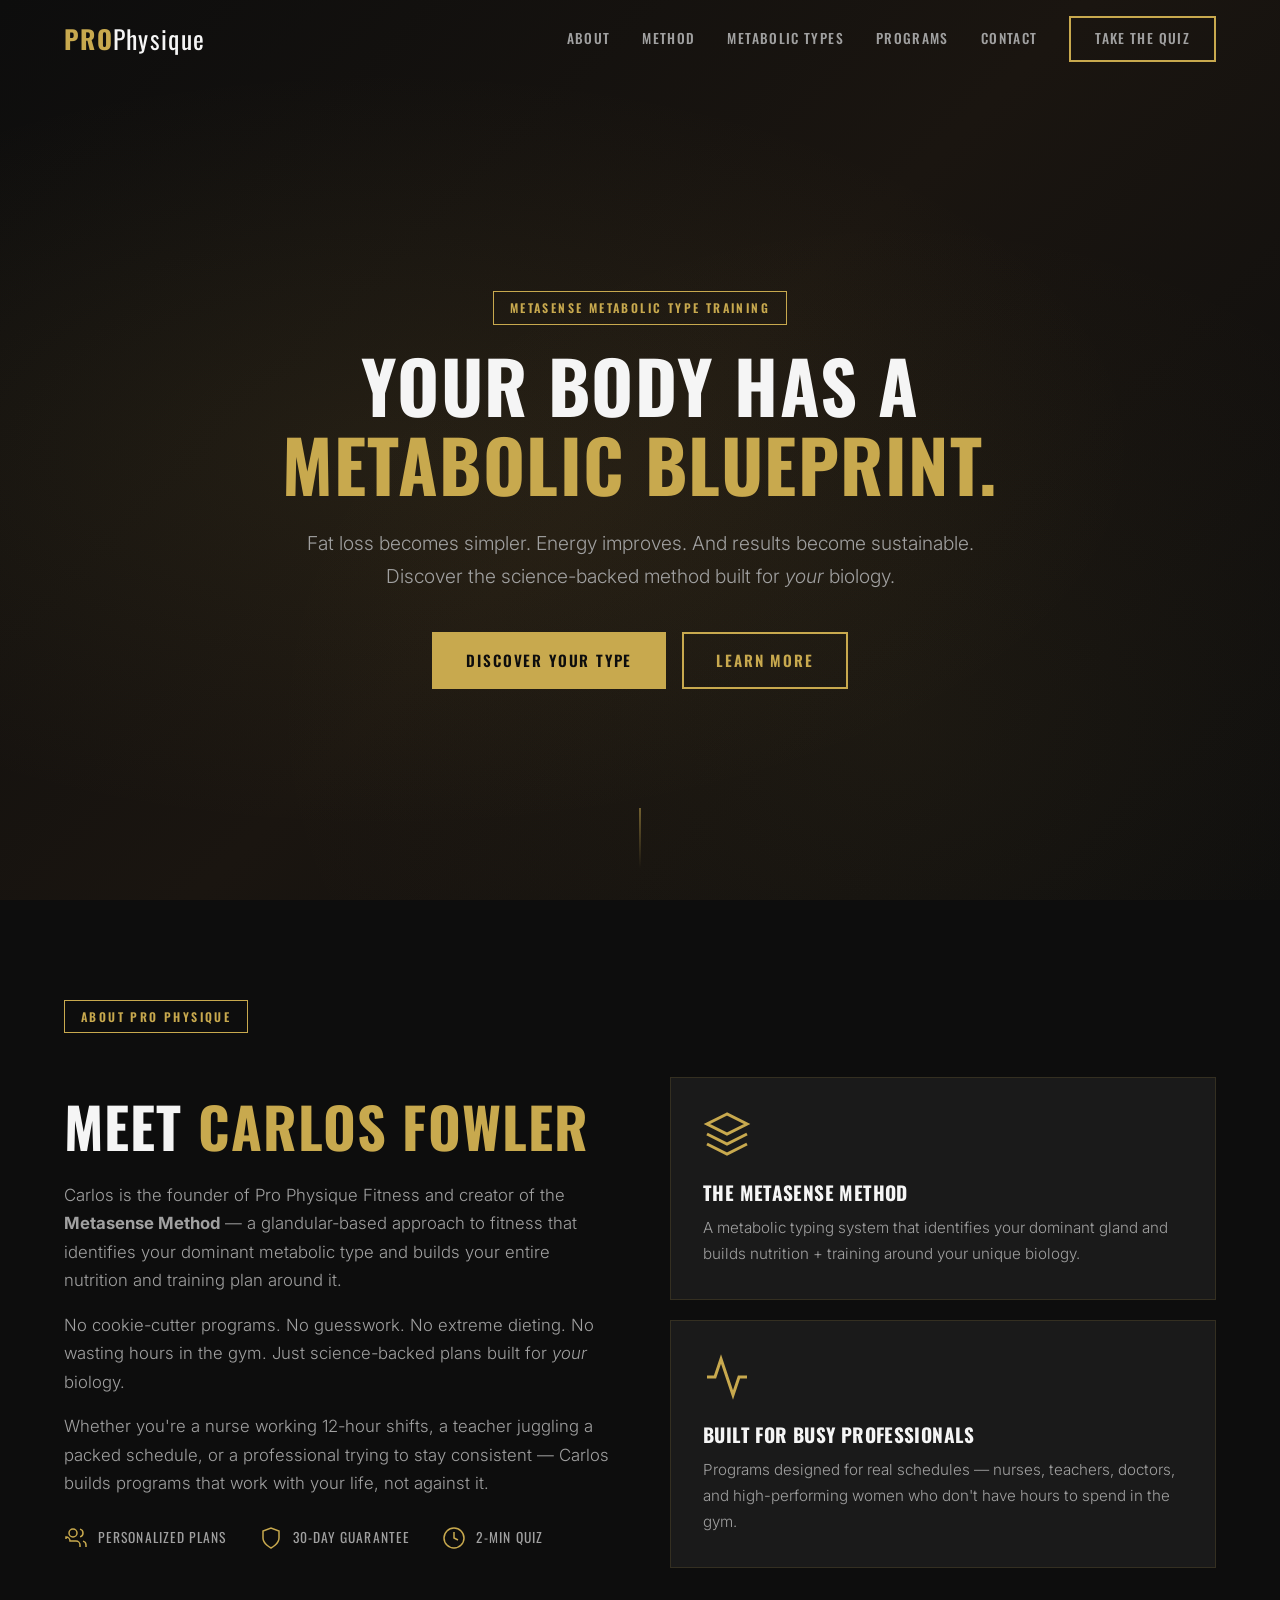
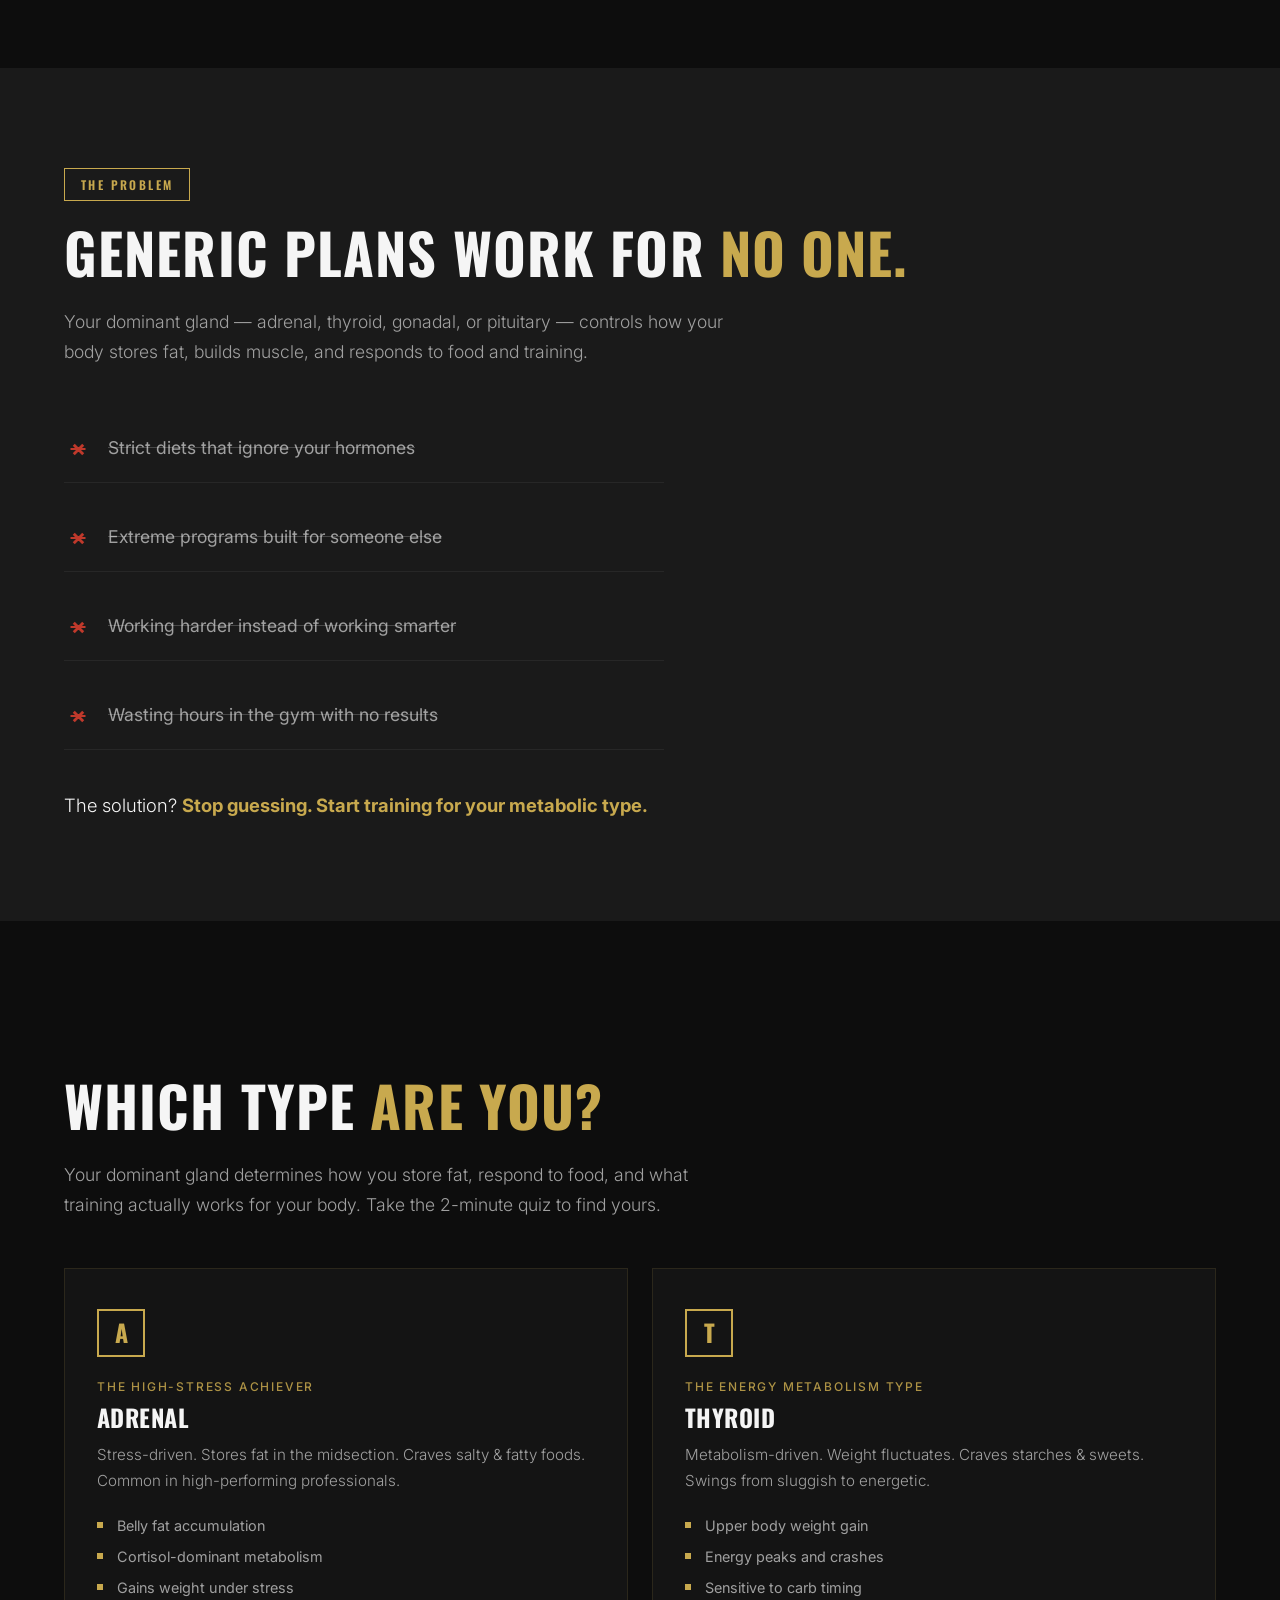
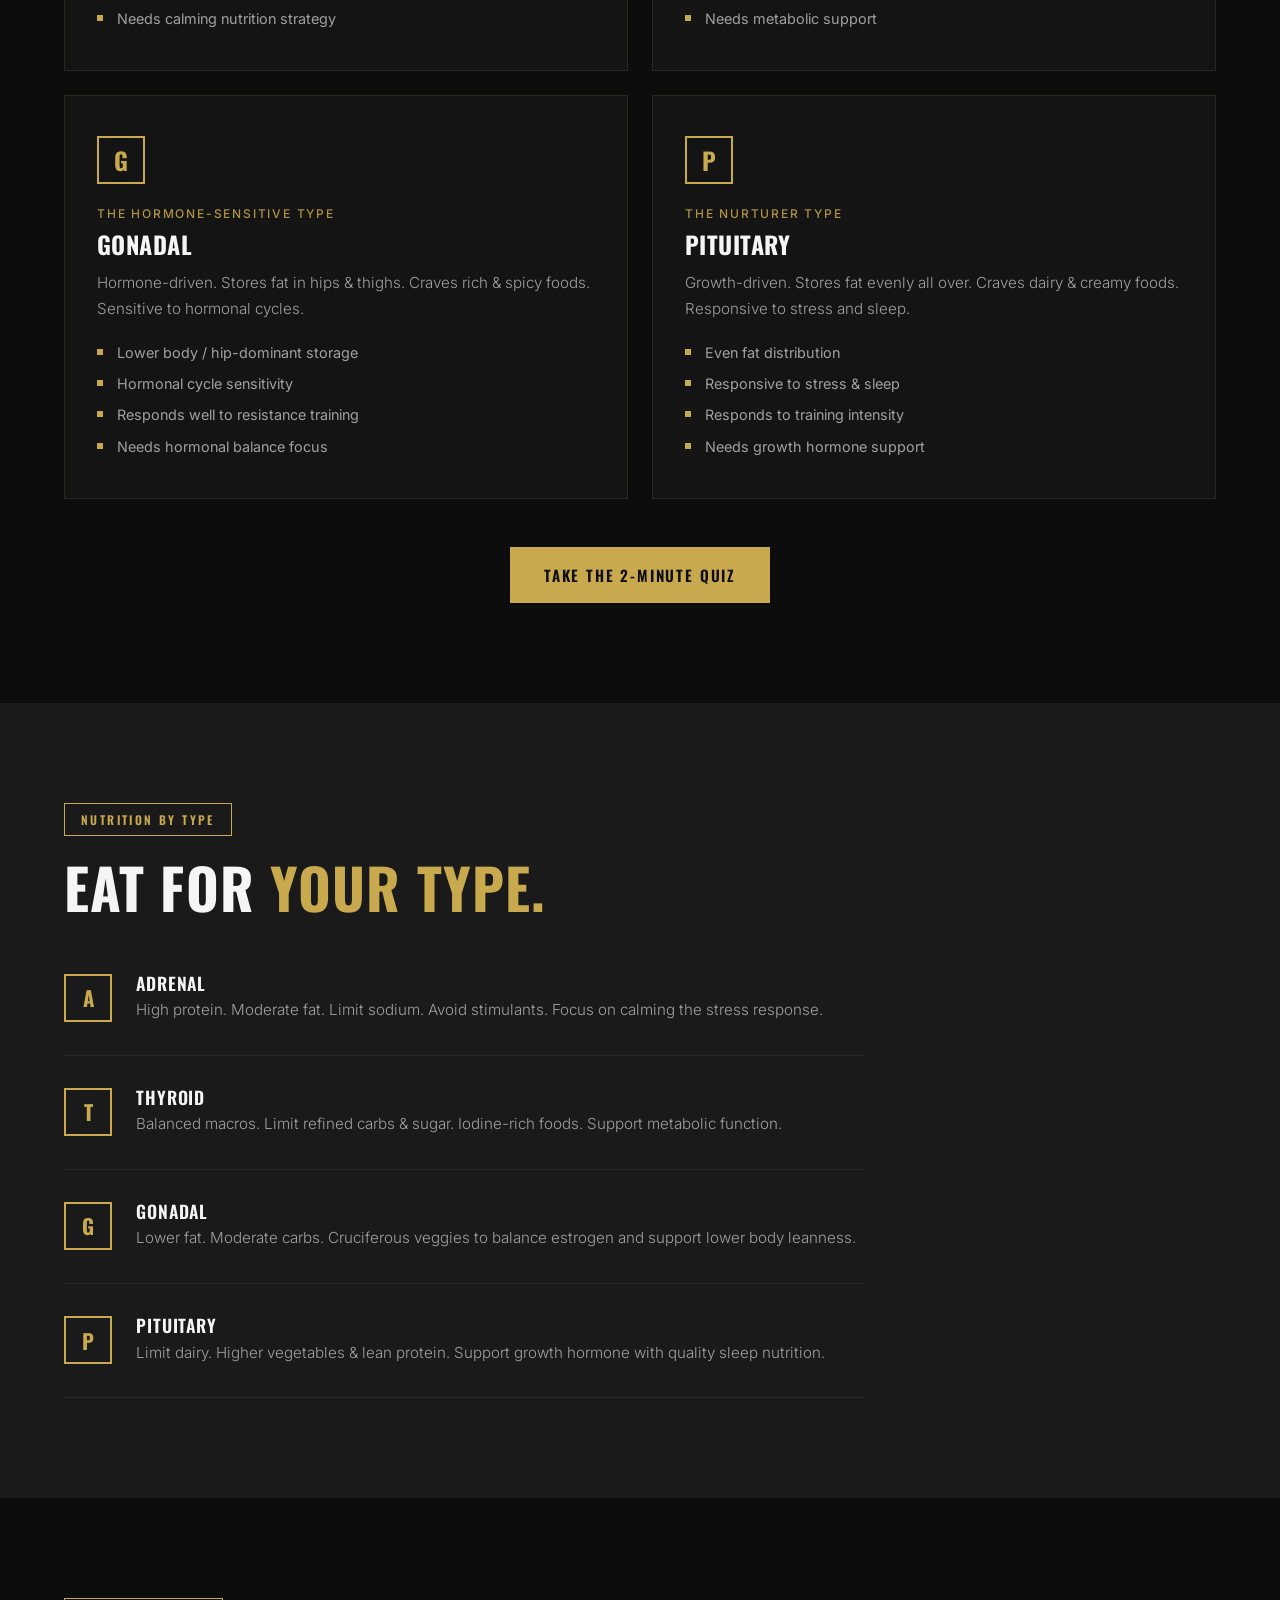
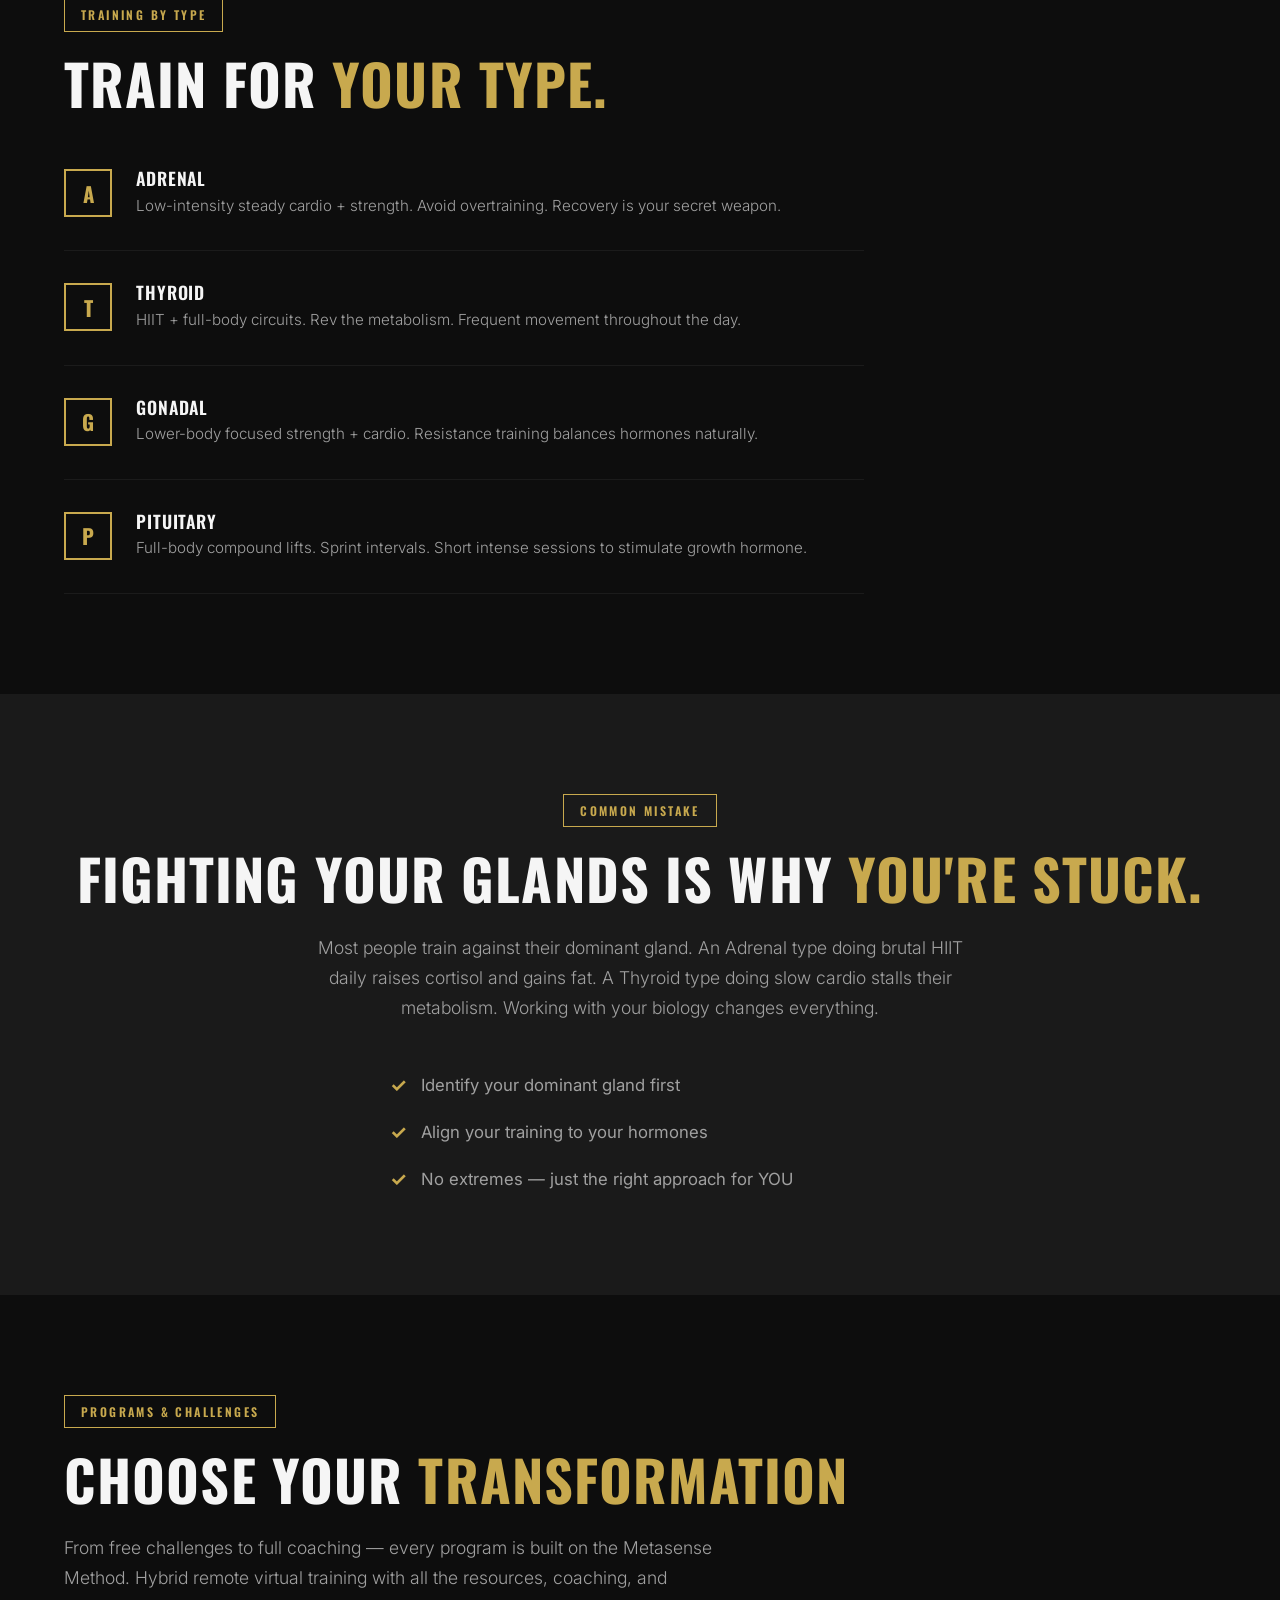
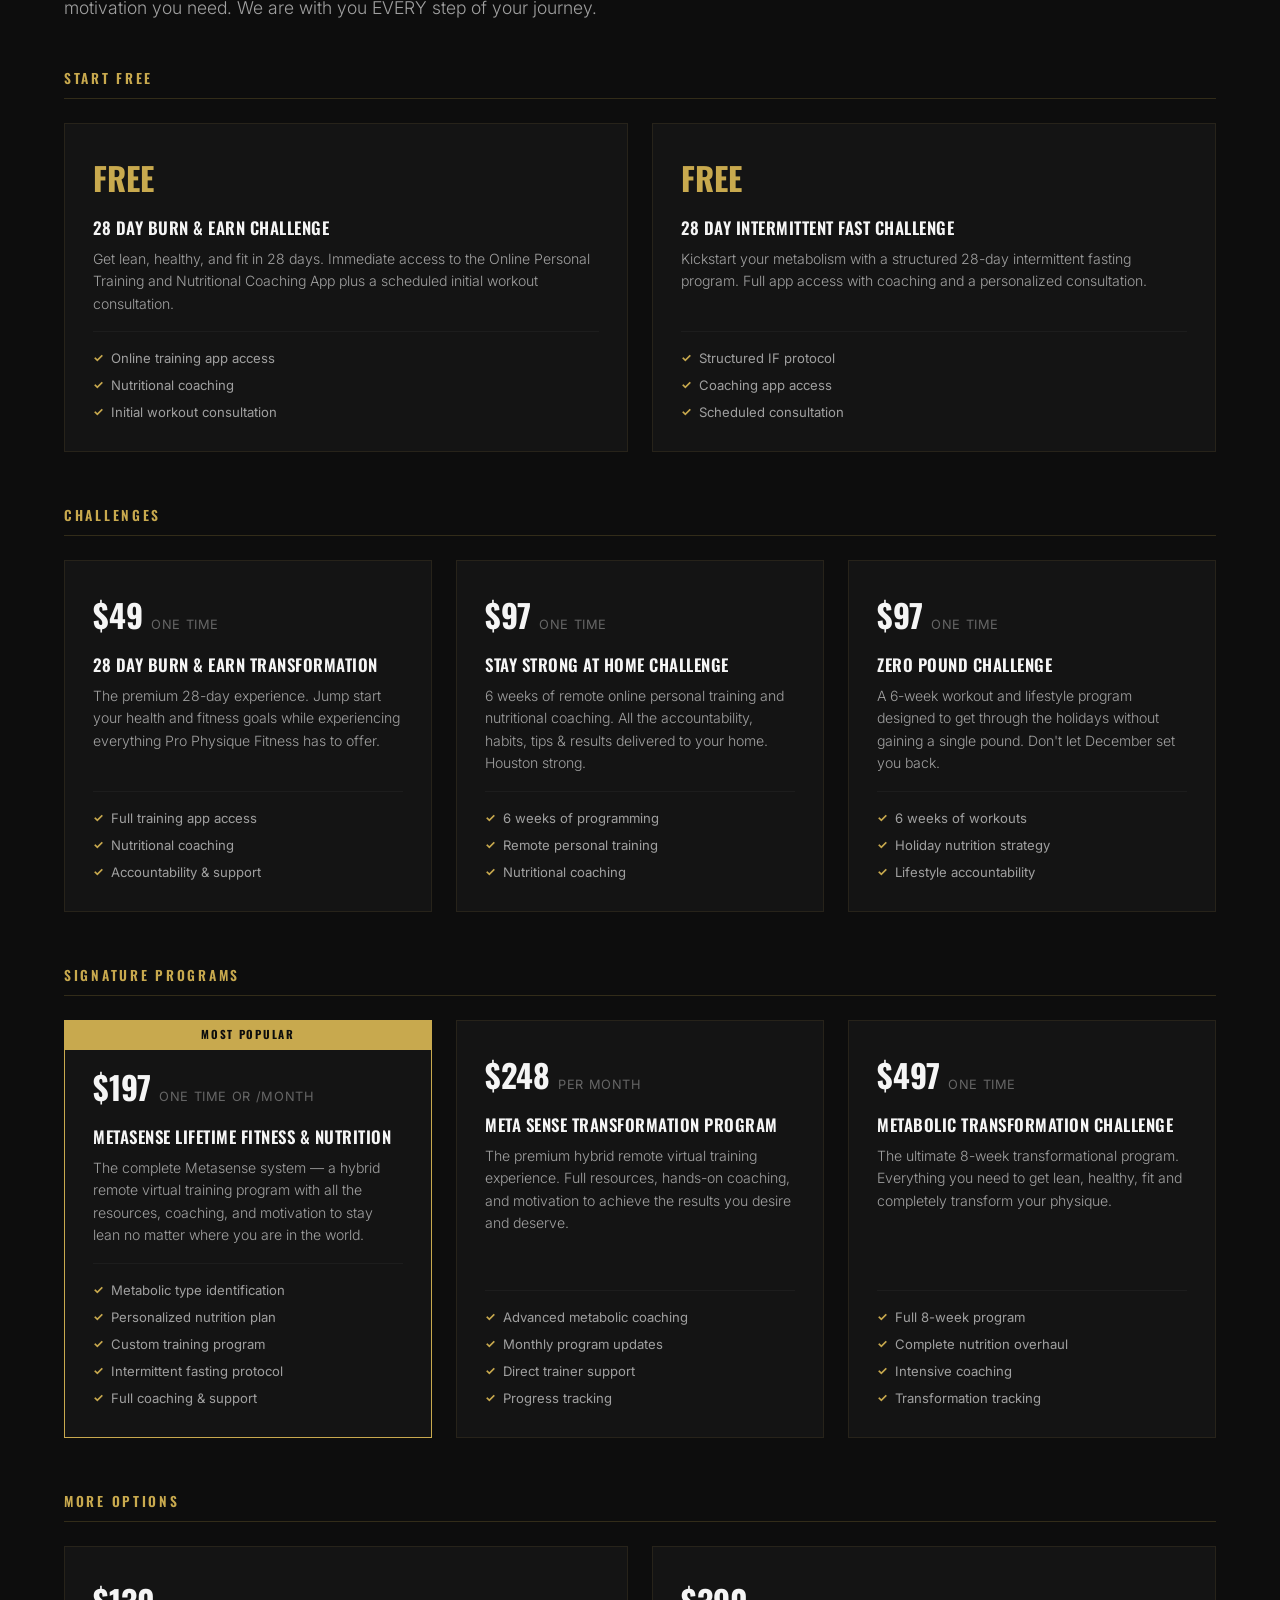
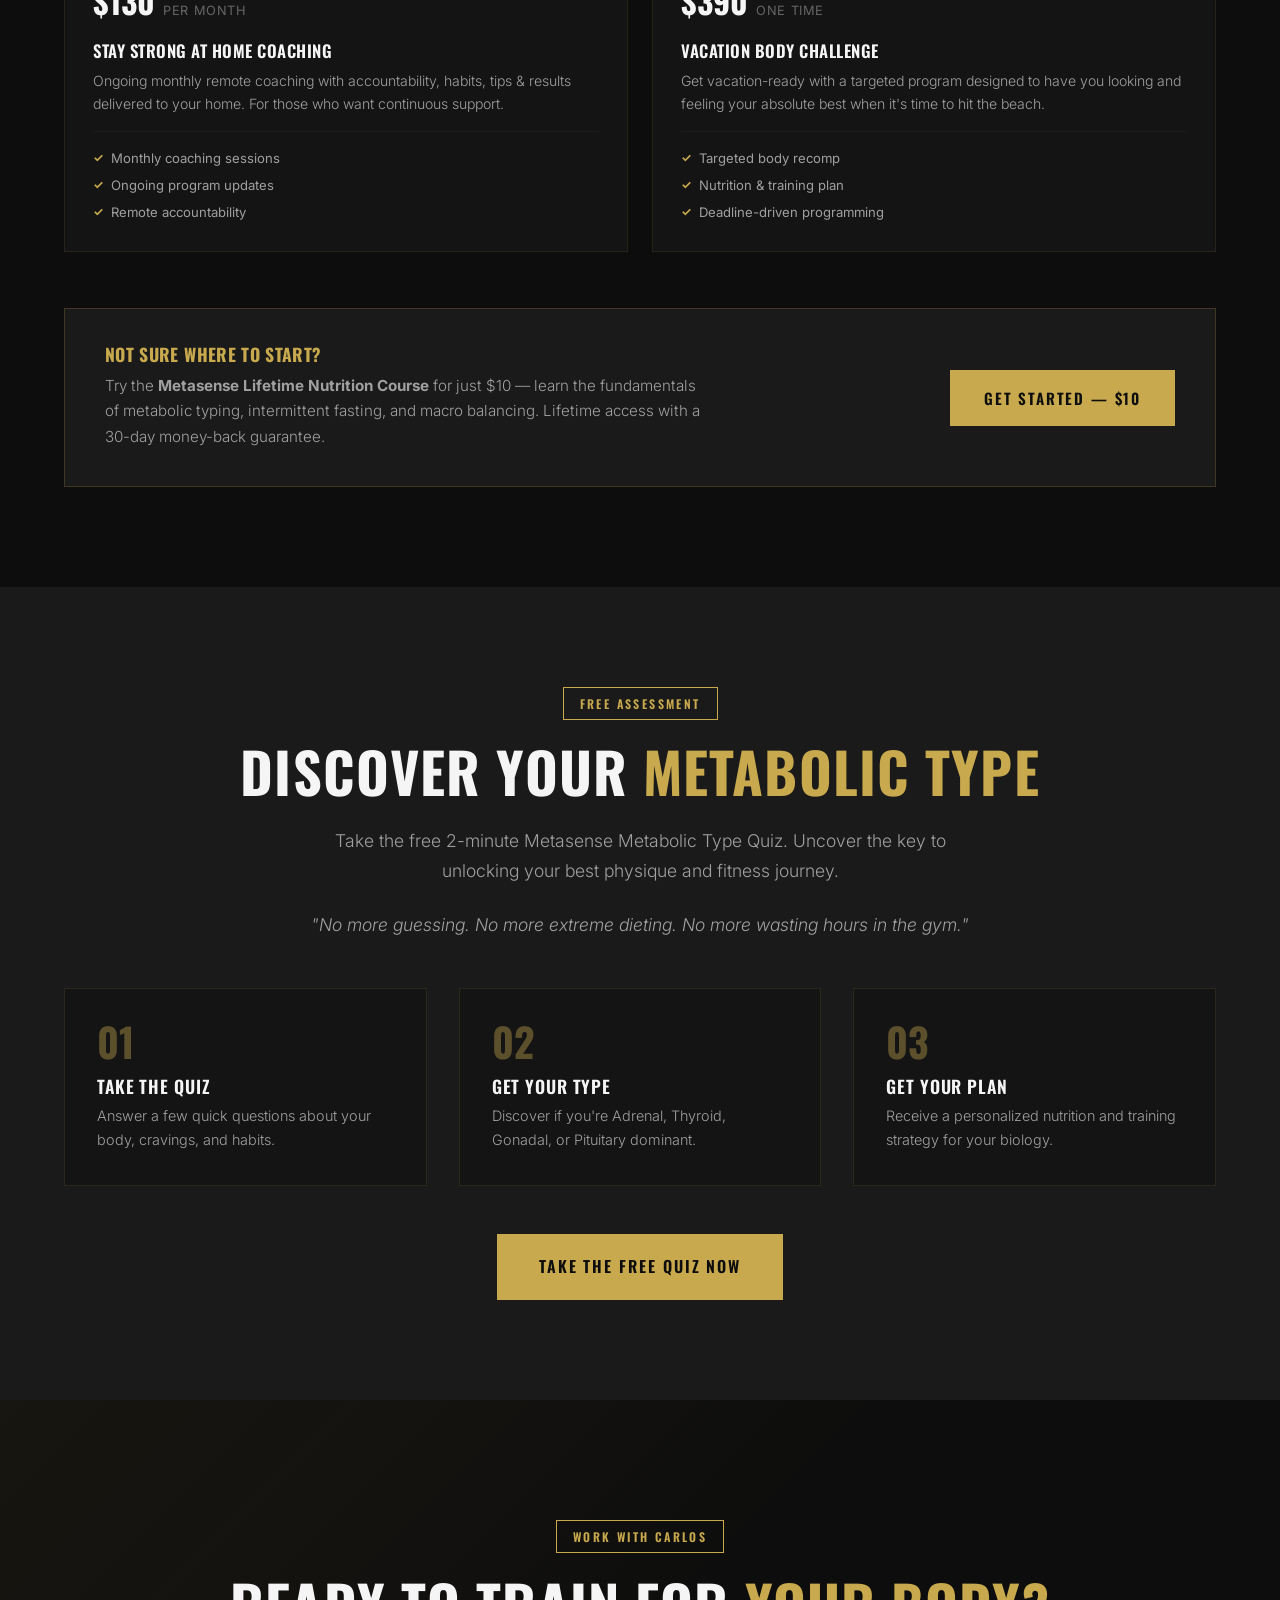
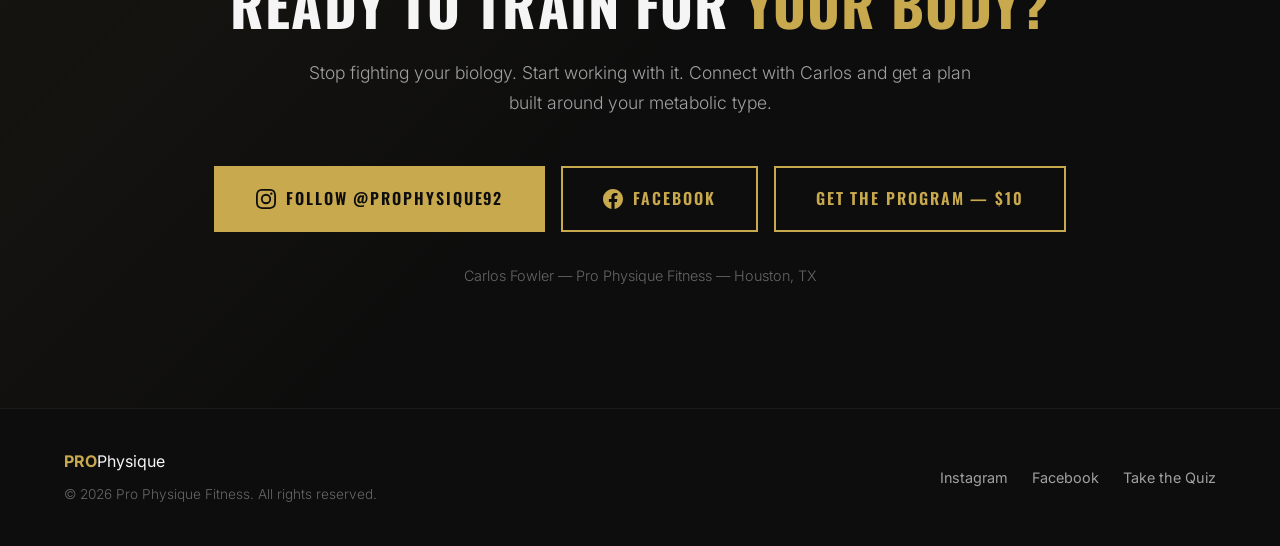
<file: index.html>
<!DOCTYPE html>
<html lang="en">
<head>
  <meta charset="UTF-8">
  <meta name="viewport" content="width=device-width, initial-scale=1.0">
  <title>Pro Physique Fitness | Metasense Metabolic Type Training by Carlos Fowler</title>
  <link rel="preconnect" href="https://fonts.googleapis.com">
  <link rel="preconnect" href="https://fonts.gstatic.com" crossorigin>
  <link href="https://fonts.googleapis.com/css2?family=Oswald:wght@400;500;600;700&family=Inter:wght@300;400;500;600&display=swap" rel="stylesheet">
  <link rel="stylesheet" href="style.css">
</head>
<body>

  <!-- NAVIGATION -->
  <nav class="navbar" id="navbar">
    <div class="container nav-container">
      <a href="#" class="nav-logo">
        <span class="logo-pro">PRO</span><span class="logo-physique">Physique</span>
      </a>
      <button class="nav-toggle" id="navToggle" aria-label="Toggle menu">
        <span></span><span></span><span></span>
      </button>
      <ul class="nav-links" id="navLinks">
        <li><a href="#about">About</a></li>
        <li><a href="#method">Method</a></li>
        <li><a href="#types">Metabolic Types</a></li>
        <li><a href="#programs">Programs</a></li>
        <li><a href="#contact">Contact</a></li>
        <li><a href="#quiz" class="btn btn-nav">Take the Quiz</a></li>
      </ul>
    </div>
  </nav>

  <!-- HERO -->
  <section class="hero" id="hero">
    <div class="hero-overlay"></div>
    <div class="container hero-content">
      <span class="label">Metasense Metabolic Type Training</span>
      <h1>YOUR BODY HAS A <span class="gold">METABOLIC BLUEPRINT.</span></h1>
      <p class="hero-sub">Fat loss becomes simpler. Energy improves. And results become sustainable.<br>Discover the science-backed method built for <em>your</em> biology.</p>
      <div class="hero-buttons">
        <a href="https://carlos-b526zf5s.scoreapp.com/" target="_blank" rel="noopener" class="btn btn-primary">Discover Your Type</a>
        <a href="#about" class="btn btn-outline">Learn More</a>
      </div>
    </div>
    <div class="scroll-indicator">
      <div class="scroll-line"></div>
    </div>
  </section>

  <!-- ABOUT -->
  <section class="section" id="about">
    <div class="container">
      <span class="label">About Pro Physique</span>
      <div class="split">
        <div class="split-text">
          <h2>MEET <span class="gold">CARLOS FOWLER</span></h2>
          <p>Carlos is the founder of Pro Physique Fitness and creator of the <strong>Metasense Method</strong> &mdash; a glandular-based approach to fitness that identifies your dominant metabolic type and builds your entire nutrition and training plan around it.</p>
          <p>No cookie-cutter programs. No guesswork. No extreme dieting. No wasting hours in the gym. Just science-backed plans built for <em>your</em> biology.</p>
          <p>Whether you're a nurse working 12-hour shifts, a teacher juggling a packed schedule, or a professional trying to stay consistent &mdash; Carlos builds programs that work with your life, not against it.</p>
          <div class="about-stats">
            <div class="stat">
              <span class="stat-icon">
                <svg width="24" height="24" viewBox="0 0 24 24" fill="none" stroke="currentColor" stroke-width="1.5"><path d="M16 21v-2a4 4 0 00-4-4H6a4 4 0 00-4-4v2"/><circle cx="9" cy="7" r="4"/><path d="M22 21v-2a4 4 0 00-3-3.87M16 3.13a4 4 0 010 7.75"/></svg>
              </span>
              <span class="stat-label">Personalized Plans</span>
            </div>
            <div class="stat">
              <span class="stat-icon">
                <svg width="24" height="24" viewBox="0 0 24 24" fill="none" stroke="currentColor" stroke-width="1.5"><path d="M12 22s8-4 8-10V5l-8-3-8 3v7c0 6 8 10 8 10z"/></svg>
              </span>
              <span class="stat-label">30-Day Guarantee</span>
            </div>
            <div class="stat">
              <span class="stat-icon">
                <svg width="24" height="24" viewBox="0 0 24 24" fill="none" stroke="currentColor" stroke-width="1.5"><circle cx="12" cy="12" r="10"/><path d="M12 6v6l4 2"/></svg>
              </span>
              <span class="stat-label">2-Min Quiz</span>
            </div>
          </div>
        </div>
        <div class="split-visual">
          <div class="about-card">
            <div class="about-icon">
              <svg width="48" height="48" viewBox="0 0 24 24" fill="none" stroke="currentColor" stroke-width="1.5"><path d="M12 2L2 7l10 5 10-5-10-5zM2 17l10 5 10-5M2 12l10 5 10-5"/></svg>
            </div>
            <h3>The Metasense Method</h3>
            <p>A metabolic typing system that identifies your dominant gland and builds nutrition + training around your unique biology.</p>
          </div>
          <div class="about-card">
            <div class="about-icon">
              <svg width="48" height="48" viewBox="0 0 24 24" fill="none" stroke="currentColor" stroke-width="1.5"><path d="M22 12h-4l-3 9L9 3l-3 9H2"/></svg>
            </div>
            <h3>Built for Busy Professionals</h3>
            <p>Programs designed for real schedules &mdash; nurses, teachers, doctors, and high-performing women who don't have hours to spend in the gym.</p>
          </div>
        </div>
      </div>
    </div>
  </section>

  <!-- THE PROBLEM -->
  <section class="section section-dark" id="method">
    <div class="container">
      <span class="label">The Problem</span>
      <h2>GENERIC PLANS WORK FOR <span class="gold">NO ONE.</span></h2>
      <p class="section-sub">Your dominant gland &mdash; adrenal, thyroid, gonadal, or pituitary &mdash; controls how your body stores fat, builds muscle, and responds to food and training.</p>
      <div class="problems-grid">
        <div class="problem-item">
          <span class="x-mark">&times;</span>
          <span>Strict diets that ignore your hormones</span>
        </div>
        <div class="problem-item">
          <span class="x-mark">&times;</span>
          <span>Extreme programs built for someone else</span>
        </div>
        <div class="problem-item">
          <span class="x-mark">&times;</span>
          <span>Working harder instead of working smarter</span>
        </div>
        <div class="problem-item">
          <span class="x-mark">&times;</span>
          <span>Wasting hours in the gym with no results</span>
        </div>
      </div>
      <div class="problem-cta">
        <p class="problem-solution">The solution? <strong class="gold">Stop guessing. Start training for your metabolic type.</strong></p>
      </div>
    </div>
  </section>

  <!-- 4 METABOLIC TYPES -->
  <section class="section" id="types">
    <div class="container">
      <span class="label">The 4 Metabolic Types</span>
      <h2>WHICH TYPE <span class="gold">ARE YOU?</span></h2>
      <p class="section-sub">Your dominant gland determines how you store fat, respond to food, and what training actually works for your body. Take the 2-minute quiz to find yours.</p>
      <div class="types-grid">
        <div class="type-card">
          <span class="type-letter">A</span>
          <div class="type-nickname">The High-Stress Achiever</div>
          <h3>Adrenal</h3>
          <p>Stress-driven. Stores fat in the midsection. Craves salty &amp; fatty foods. Common in high-performing professionals.</p>
          <ul class="type-traits">
            <li>Belly fat accumulation</li>
            <li>Cortisol-dominant metabolism</li>
            <li>Gains weight under stress</li>
            <li>Needs calming nutrition strategy</li>
          </ul>
        </div>
        <div class="type-card">
          <span class="type-letter">T</span>
          <div class="type-nickname">The Energy Metabolism Type</div>
          <h3>Thyroid</h3>
          <p>Metabolism-driven. Weight fluctuates. Craves starches &amp; sweets. Swings from sluggish to energetic.</p>
          <ul class="type-traits">
            <li>Upper body weight gain</li>
            <li>Energy peaks and crashes</li>
            <li>Sensitive to carb timing</li>
            <li>Needs metabolic support</li>
          </ul>
        </div>
        <div class="type-card">
          <span class="type-letter">G</span>
          <div class="type-nickname">The Hormone-Sensitive Type</div>
          <h3>Gonadal</h3>
          <p>Hormone-driven. Stores fat in hips &amp; thighs. Craves rich &amp; spicy foods. Sensitive to hormonal cycles.</p>
          <ul class="type-traits">
            <li>Lower body / hip-dominant storage</li>
            <li>Hormonal cycle sensitivity</li>
            <li>Responds well to resistance training</li>
            <li>Needs hormonal balance focus</li>
          </ul>
        </div>
        <div class="type-card">
          <span class="type-letter">P</span>
          <div class="type-nickname">The Nurturer Type</div>
          <h3>Pituitary</h3>
          <p>Growth-driven. Stores fat evenly all over. Craves dairy &amp; creamy foods. Responsive to stress and sleep.</p>
          <ul class="type-traits">
            <li>Even fat distribution</li>
            <li>Responsive to stress &amp; sleep</li>
            <li>Responds to training intensity</li>
            <li>Needs growth hormone support</li>
          </ul>
        </div>
      </div>
      <div class="types-cta">
        <a href="https://carlos-b526zf5s.scoreapp.com/" target="_blank" rel="noopener" class="btn btn-primary">Take the 2-Minute Quiz</a>
      </div>
    </div>
  </section>

  <!-- NUTRITION BY TYPE -->
  <section class="section section-dark" id="nutrition">
    <div class="container">
      <span class="label">Nutrition By Type</span>
      <h2>EAT FOR <span class="gold">YOUR TYPE.</span></h2>
      <div class="nutrition-list">
        <div class="nutrition-item">
          <span class="type-badge">A</span>
          <div>
            <h4>Adrenal</h4>
            <p>High protein. Moderate fat. Limit sodium. Avoid stimulants. Focus on calming the stress response.</p>
          </div>
        </div>
        <div class="nutrition-item">
          <span class="type-badge">T</span>
          <div>
            <h4>Thyroid</h4>
            <p>Balanced macros. Limit refined carbs &amp; sugar. Iodine-rich foods. Support metabolic function.</p>
          </div>
        </div>
        <div class="nutrition-item">
          <span class="type-badge">G</span>
          <div>
            <h4>Gonadal</h4>
            <p>Lower fat. Moderate carbs. Cruciferous veggies to balance estrogen and support lower body leanness.</p>
          </div>
        </div>
        <div class="nutrition-item">
          <span class="type-badge">P</span>
          <div>
            <h4>Pituitary</h4>
            <p>Limit dairy. Higher vegetables &amp; lean protein. Support growth hormone with quality sleep nutrition.</p>
          </div>
        </div>
      </div>
    </div>
  </section>

  <!-- TRAINING BY TYPE -->
  <section class="section" id="training">
    <div class="container">
      <span class="label">Training By Type</span>
      <h2>TRAIN FOR <span class="gold">YOUR TYPE.</span></h2>
      <div class="nutrition-list">
        <div class="nutrition-item">
          <span class="type-badge">A</span>
          <div>
            <h4>Adrenal</h4>
            <p>Low-intensity steady cardio + strength. Avoid overtraining. Recovery is your secret weapon.</p>
          </div>
        </div>
        <div class="nutrition-item">
          <span class="type-badge">T</span>
          <div>
            <h4>Thyroid</h4>
            <p>HIIT + full-body circuits. Rev the metabolism. Frequent movement throughout the day.</p>
          </div>
        </div>
        <div class="nutrition-item">
          <span class="type-badge">G</span>
          <div>
            <h4>Gonadal</h4>
            <p>Lower-body focused strength + cardio. Resistance training balances hormones naturally.</p>
          </div>
        </div>
        <div class="nutrition-item">
          <span class="type-badge">P</span>
          <div>
            <h4>Pituitary</h4>
            <p>Full-body compound lifts. Sprint intervals. Short intense sessions to stimulate growth hormone.</p>
          </div>
        </div>
      </div>
    </div>
  </section>

  <!-- COMMON MISTAKE -->
  <section class="section section-dark" id="mistake">
    <div class="container text-center">
      <span class="label">Common Mistake</span>
      <h2>FIGHTING YOUR GLANDS IS WHY <span class="gold">YOU'RE STUCK.</span></h2>
      <p class="section-sub">Most people train against their dominant gland. An Adrenal type doing brutal HIIT daily raises cortisol and gains fat. A Thyroid type doing slow cardio stalls their metabolism. Working with your biology changes everything.</p>
      <div class="checks-row">
        <div class="check-item">
          <span class="check-mark">&#10003;</span>
          <span>Identify your dominant gland first</span>
        </div>
        <div class="check-item">
          <span class="check-mark">&#10003;</span>
          <span>Align your training to your hormones</span>
        </div>
        <div class="check-item">
          <span class="check-mark">&#10003;</span>
          <span>No extremes &mdash; just the right approach for YOU</span>
        </div>
      </div>
    </div>
  </section>

  <!-- PROGRAMS -->
  <section class="section" id="programs">
    <div class="container">
      <span class="label">Programs &amp; Challenges</span>
      <h2>CHOOSE YOUR <span class="gold">TRANSFORMATION</span></h2>
      <p class="section-sub">From free challenges to full coaching &mdash; every program is built on the Metasense Method. Hybrid remote virtual training with all the resources, coaching, and motivation you need. We are with you EVERY step of your journey.</p>

      <!-- FREE TIER -->
      <div class="programs-tier">
        <h3 class="tier-title">Start Free</h3>
        <div class="programs-grid">
          <div class="program-card">
            <div class="program-card-header free">
              <span class="program-price">FREE</span>
            </div>
            <div class="program-card-body">
              <h4>28 Day BURN &amp; EARN Challenge</h4>
              <p>Get lean, healthy, and fit in 28 days. Immediate access to the Online Personal Training and Nutritional Coaching App plus a scheduled initial workout consultation.</p>
              <ul class="program-includes">
                <li>Online training app access</li>
                <li>Nutritional coaching</li>
                <li>Initial workout consultation</li>
              </ul>
            </div>
          </div>
          <div class="program-card">
            <div class="program-card-header free">
              <span class="program-price">FREE</span>
            </div>
            <div class="program-card-body">
              <h4>28 Day Intermittent FAST Challenge</h4>
              <p>Kickstart your metabolism with a structured 28-day intermittent fasting program. Full app access with coaching and a personalized consultation.</p>
              <ul class="program-includes">
                <li>Structured IF protocol</li>
                <li>Coaching app access</li>
                <li>Scheduled consultation</li>
              </ul>
            </div>
          </div>
        </div>
      </div>

      <!-- CHALLENGES TIER -->
      <div class="programs-tier">
        <h3 class="tier-title">Challenges</h3>
        <div class="programs-grid programs-grid-3">
          <div class="program-card">
            <div class="program-card-header">
              <span class="program-price">$49</span>
              <span class="program-billing">one time</span>
            </div>
            <div class="program-card-body">
              <h4>28 Day BURN &amp; EARN Transformation</h4>
              <p>The premium 28-day experience. Jump start your health and fitness goals while experiencing everything Pro Physique Fitness has to offer.</p>
              <ul class="program-includes">
                <li>Full training app access</li>
                <li>Nutritional coaching</li>
                <li>Accountability &amp; support</li>
              </ul>
            </div>
          </div>
          <div class="program-card">
            <div class="program-card-header">
              <span class="program-price">$97</span>
              <span class="program-billing">one time</span>
            </div>
            <div class="program-card-body">
              <h4>Stay Strong At Home Challenge</h4>
              <p>6 weeks of remote online personal training and nutritional coaching. All the accountability, habits, tips &amp; results delivered to your home. Houston strong.</p>
              <ul class="program-includes">
                <li>6 weeks of programming</li>
                <li>Remote personal training</li>
                <li>Nutritional coaching</li>
              </ul>
            </div>
          </div>
          <div class="program-card">
            <div class="program-card-header">
              <span class="program-price">$97</span>
              <span class="program-billing">one time</span>
            </div>
            <div class="program-card-body">
              <h4>Zero Pound Challenge</h4>
              <p>A 6-week workout and lifestyle program designed to get through the holidays without gaining a single pound. Don't let December set you back.</p>
              <ul class="program-includes">
                <li>6 weeks of workouts</li>
                <li>Holiday nutrition strategy</li>
                <li>Lifestyle accountability</li>
              </ul>
            </div>
          </div>
        </div>
      </div>

      <!-- SIGNATURE PROGRAMS TIER -->
      <div class="programs-tier">
        <h3 class="tier-title">Signature Programs</h3>
        <div class="programs-grid programs-grid-3">
          <div class="program-card featured">
            <div class="featured-badge">Most Popular</div>
            <div class="program-card-header">
              <span class="program-price">$197</span>
              <span class="program-billing">one time or /month</span>
            </div>
            <div class="program-card-body">
              <h4>Metasense Lifetime Fitness &amp; Nutrition</h4>
              <p>The complete Metasense system &mdash; a hybrid remote virtual training program with all the resources, coaching, and motivation to stay lean no matter where you are in the world.</p>
              <ul class="program-includes">
                <li>Metabolic type identification</li>
                <li>Personalized nutrition plan</li>
                <li>Custom training program</li>
                <li>Intermittent fasting protocol</li>
                <li>Full coaching &amp; support</li>
              </ul>
            </div>
          </div>
          <div class="program-card">
            <div class="program-card-header">
              <span class="program-price">$248</span>
              <span class="program-billing">per month</span>
            </div>
            <div class="program-card-body">
              <h4>Meta Sense Transformation Program</h4>
              <p>The premium hybrid remote virtual training experience. Full resources, hands-on coaching, and motivation to achieve the results you desire and deserve.</p>
              <ul class="program-includes">
                <li>Advanced metabolic coaching</li>
                <li>Monthly program updates</li>
                <li>Direct trainer support</li>
                <li>Progress tracking</li>
              </ul>
            </div>
          </div>
          <div class="program-card">
            <div class="program-card-header">
              <span class="program-price">$497</span>
              <span class="program-billing">one time</span>
            </div>
            <div class="program-card-body">
              <h4>Metabolic Transformation Challenge</h4>
              <p>The ultimate 8-week transformational program. Everything you need to get lean, healthy, fit and completely transform your physique.</p>
              <ul class="program-includes">
                <li>Full 8-week program</li>
                <li>Complete nutrition overhaul</li>
                <li>Intensive coaching</li>
                <li>Transformation tracking</li>
              </ul>
            </div>
          </div>
        </div>
      </div>

      <!-- ADDITIONAL -->
      <div class="programs-tier">
        <h3 class="tier-title">More Options</h3>
        <div class="programs-grid">
          <div class="program-card">
            <div class="program-card-header">
              <span class="program-price">$130</span>
              <span class="program-billing">per month</span>
            </div>
            <div class="program-card-body">
              <h4>Stay Strong At Home Coaching</h4>
              <p>Ongoing monthly remote coaching with accountability, habits, tips &amp; results delivered to your home. For those who want continuous support.</p>
              <ul class="program-includes">
                <li>Monthly coaching sessions</li>
                <li>Ongoing program updates</li>
                <li>Remote accountability</li>
              </ul>
            </div>
          </div>
          <div class="program-card">
            <div class="program-card-header">
              <span class="program-price">$390</span>
              <span class="program-billing">one time</span>
            </div>
            <div class="program-card-body">
              <h4>Vacation Body Challenge</h4>
              <p>Get vacation-ready with a targeted program designed to have you looking and feeling your absolute best when it's time to hit the beach.</p>
              <ul class="program-includes">
                <li>Targeted body recomp</li>
                <li>Nutrition &amp; training plan</li>
                <li>Deadline-driven programming</li>
              </ul>
            </div>
          </div>
        </div>
      </div>

      <!-- Metasense $10 entry point -->
      <div class="entry-offer">
        <div class="entry-offer-inner">
          <div class="entry-offer-text">
            <h3>NOT SURE WHERE TO START?</h3>
            <p>Try the <strong>Metasense Lifetime Nutrition Course</strong> for just $10 &mdash; learn the fundamentals of metabolic typing, intermittent fasting, and macro balancing. Lifetime access with a 30-day money-back guarantee.</p>
          </div>
          <a href="https://prophysiquefit.samcart.com/products/metasense-lifetime-nutrition" target="_blank" rel="noopener" class="btn btn-primary">Get Started &mdash; $10</a>
        </div>
      </div>

    </div>
  </section>

  <!-- QUIZ CTA -->
  <section class="section section-dark" id="quiz">
    <div class="container text-center">
      <span class="label">Free Assessment</span>
      <h2>DISCOVER YOUR <span class="gold">METABOLIC TYPE</span></h2>
      <p class="section-sub">Take the free 2-minute Metasense Metabolic Type Quiz. Uncover the key to unlocking your best physique and fitness journey.</p>
      <p class="section-sub" style="margin-top: -24px; font-style: italic;">"No more guessing. No more extreme dieting. No more wasting hours in the gym."</p>
      <div class="quiz-grid">
        <div class="quiz-step">
          <span class="step-number">01</span>
          <h4>Take the Quiz</h4>
          <p>Answer a few quick questions about your body, cravings, and habits.</p>
        </div>
        <div class="quiz-step">
          <span class="step-number">02</span>
          <h4>Get Your Type</h4>
          <p>Discover if you're Adrenal, Thyroid, Gonadal, or Pituitary dominant.</p>
        </div>
        <div class="quiz-step">
          <span class="step-number">03</span>
          <h4>Get Your Plan</h4>
          <p>Receive a personalized nutrition and training strategy for your biology.</p>
        </div>
      </div>
      <a href="https://carlos-b526zf5s.scoreapp.com/" target="_blank" rel="noopener" class="btn btn-primary btn-lg">Take the Free Quiz Now</a>
    </div>
  </section>

  <!-- CTA / CONTACT -->
  <section class="section section-cta" id="contact">
    <div class="container text-center">
      <span class="label">Work With Carlos</span>
      <h2>READY TO TRAIN FOR <span class="gold">YOUR BODY?</span></h2>
      <p class="section-sub">Stop fighting your biology. Start working with it. Connect with Carlos and get a plan built around your metabolic type.</p>
      <div class="cta-buttons">
        <a href="https://www.instagram.com/prophysique92/" target="_blank" rel="noopener" class="btn btn-primary btn-lg">
          <svg width="20" height="20" viewBox="0 0 24 24" fill="currentColor"><path d="M12 2.163c3.204 0 3.584.012 4.85.07 3.252.148 4.771 1.691 4.919 4.919.058 1.265.069 1.645.069 4.849 0 3.205-.012 3.584-.069 4.849-.149 3.225-1.664 4.771-4.919 4.919-1.266.058-1.644.07-4.85.07-3.204 0-3.584-.012-4.849-.07-3.26-.149-4.771-1.699-4.919-4.92-.058-1.265-.07-1.644-.07-4.849 0-3.204.013-3.583.07-4.849.149-3.227 1.664-4.771 4.919-4.919 1.266-.057 1.645-.069 4.849-.069zM12 0C8.741 0 8.333.014 7.053.072 2.695.272.273 2.69.073 7.052.014 8.333 0 8.741 0 12c0 3.259.014 3.668.072 4.948.2 4.358 2.618 6.78 6.98 6.98C8.333 23.986 8.741 24 12 24c3.259 0 3.668-.014 4.948-.072 4.354-.2 6.782-2.618 6.979-6.98.059-1.28.073-1.689.073-4.948 0-3.259-.014-3.667-.072-4.947-.196-4.354-2.617-6.78-6.979-6.98C15.668.014 15.259 0 12 0zm0 5.838a6.162 6.162 0 100 12.324 6.162 6.162 0 000-12.324zM12 16a4 4 0 110-8 4 4 0 010 8zm6.406-11.845a1.44 1.44 0 100 2.881 1.44 1.44 0 000-2.881z"/></svg>
          Follow @prophysique92
        </a>
        <a href="https://www.facebook.com/prophysiquefitness/" target="_blank" rel="noopener" class="btn btn-outline btn-lg">
          <svg width="20" height="20" viewBox="0 0 24 24" fill="currentColor"><path d="M24 12.073c0-6.627-5.373-12-12-12s-12 5.373-12 12c0 5.99 4.388 10.954 10.125 11.854v-8.385H7.078v-3.47h3.047V9.43c0-3.007 1.792-4.669 4.533-4.669 1.312 0 2.686.235 2.686.235v2.953H15.83c-1.491 0-1.956.925-1.956 1.874v2.25h3.328l-.532 3.47h-2.796v8.385C19.612 23.027 24 18.062 24 12.073z"/></svg>
          Facebook
        </a>
        <a href="https://prophysiquefit.samcart.com/products/metasense-lifetime-nutrition" target="_blank" rel="noopener" class="btn btn-outline btn-lg">Get the Program &mdash; $10</a>
      </div>
      <div class="social-handle">
        <p>Carlos Fowler &mdash; Pro Physique Fitness &mdash; Houston, TX</p>
      </div>
    </div>
  </section>

  <!-- FOOTER -->
  <footer class="footer">
    <div class="container footer-inner">
      <div class="footer-brand">
        <span class="logo-pro">PRO</span><span class="logo-physique">Physique</span>
        <p>&copy; 2026 Pro Physique Fitness. All rights reserved.</p>
      </div>
      <div class="footer-links">
        <a href="https://www.instagram.com/prophysique92/" target="_blank" rel="noopener">Instagram</a>
        <a href="https://www.facebook.com/prophysiquefitness/" target="_blank" rel="noopener">Facebook</a>
        <a href="https://carlos-b526zf5s.scoreapp.com/" target="_blank" rel="noopener">Take the Quiz</a>
      </div>
    </div>
  </footer>

  <script src="script.js"></script>
</body>
</html>
</file>
<file: style.css>
/* ===================================================
   PRO PHYSIQUE FITNESS — STYLE SYSTEM
   Colors derived from Instagram carousel:
   - Background: #0D0D0D (near black)
   - Surface:    #1A1A1A (dark charcoal cards)
   - Gold:       #C8A94E (primary accent)
   - Gold Light: #D4BA6A (hover/highlight)
   - Text:       #F5F5F5 (white)
   - Text Muted: #A0A0A0 (gray body)
   - Font:       Oswald (headings) + Inter (body)
   =================================================== */

*,
*::before,
*::after {
  margin: 0;
  padding: 0;
  box-sizing: border-box;
}

:root {
  --bg:          #0D0D0D;
  --bg-surface:  #1A1A1A;
  --bg-card:     #141414;
  --gold:        #C8A94E;
  --gold-light:  #D4BA6A;
  --gold-dark:   #A8893A;
  --white:       #F5F5F5;
  --gray:        #A0A0A0;
  --gray-dark:   #666;
  --red:         #C0392B;
  --font-head:   'Oswald', sans-serif;
  --font-body:   'Inter', sans-serif;
  --max-width:   1200px;
  --section-pad: 100px 0;
}

html {
  scroll-behavior: smooth;
  font-size: 16px;
}

body {
  background: var(--bg);
  color: var(--white);
  font-family: var(--font-body);
  line-height: 1.6;
  -webkit-font-smoothing: antialiased;
  overflow-x: hidden;
}

.container {
  max-width: var(--max-width);
  margin: 0 auto;
  padding: 0 24px;
}

/* ---- TYPOGRAPHY ---- */

h1, h2, h3, h4 {
  font-family: var(--font-head);
  font-weight: 700;
  text-transform: uppercase;
  letter-spacing: 0.02em;
  line-height: 1.1;
}

h1 { font-size: clamp(2.5rem, 6vw, 4.5rem); }
h2 { font-size: clamp(2rem, 4.5vw, 3.5rem); margin-bottom: 24px; }
h3 { font-size: 1.5rem; margin-bottom: 12px; }
h4 { font-size: 1.1rem; margin-bottom: 4px; font-weight: 600; }

p {
  color: var(--gray);
  font-size: 1.05rem;
  font-weight: 300;
  line-height: 1.7;
}

.gold { color: var(--gold); }

.label {
  display: inline-block;
  font-family: var(--font-head);
  font-size: 0.75rem;
  font-weight: 600;
  text-transform: uppercase;
  letter-spacing: 0.2em;
  color: var(--gold);
  border: 1px solid var(--gold);
  padding: 6px 16px;
  margin-bottom: 20px;
}

.section-sub {
  max-width: 680px;
  font-size: 1.1rem;
  margin-bottom: 48px;
}

.text-center {
  text-align: center;
}
.text-center .section-sub {
  margin-left: auto;
  margin-right: auto;
}

/* ---- BUTTONS ---- */

.btn {
  display: inline-flex;
  align-items: center;
  gap: 10px;
  font-family: var(--font-head);
  font-size: 0.95rem;
  font-weight: 600;
  text-transform: uppercase;
  letter-spacing: 0.12em;
  text-decoration: none;
  padding: 14px 32px;
  border: 2px solid var(--gold);
  cursor: pointer;
  transition: all 0.3s ease;
}

.btn-primary {
  background: var(--gold);
  color: var(--bg);
}
.btn-primary:hover {
  background: var(--gold-light);
  border-color: var(--gold-light);
}

.btn-outline {
  background: transparent;
  color: var(--gold);
}
.btn-outline:hover {
  background: var(--gold);
  color: var(--bg);
}

.btn-lg {
  padding: 18px 40px;
  font-size: 1rem;
}

.btn-nav {
  padding: 10px 24px;
  font-size: 0.8rem;
}

/* ---- NAVBAR ---- */

.navbar {
  position: fixed;
  top: 0;
  left: 0;
  right: 0;
  z-index: 1000;
  padding: 16px 0;
  transition: all 0.3s ease;
  background: transparent;
}

.navbar.scrolled {
  background: rgba(13, 13, 13, 0.95);
  backdrop-filter: blur(12px);
  padding: 12px 0;
  box-shadow: 0 2px 20px rgba(0,0,0,0.5);
}

.nav-container {
  display: flex;
  align-items: center;
  justify-content: space-between;
}

.nav-logo {
  text-decoration: none;
  font-family: var(--font-head);
  font-size: 1.6rem;
  letter-spacing: 0.05em;
}

.logo-pro {
  color: var(--gold);
  font-weight: 700;
}
.logo-physique {
  color: var(--white);
  font-weight: 400;
}

.nav-links {
  display: flex;
  align-items: center;
  gap: 32px;
  list-style: none;
}

.nav-links a {
  color: var(--gray);
  text-decoration: none;
  font-family: var(--font-head);
  font-size: 0.85rem;
  font-weight: 500;
  text-transform: uppercase;
  letter-spacing: 0.1em;
  transition: color 0.3s;
}
.nav-links a:hover {
  color: var(--gold);
}

.nav-toggle {
  display: none;
  flex-direction: column;
  gap: 5px;
  background: none;
  border: none;
  cursor: pointer;
  padding: 4px;
}
.nav-toggle span {
  display: block;
  width: 24px;
  height: 2px;
  background: var(--white);
  transition: all 0.3s;
}

/* ---- HERO ---- */

.hero {
  position: relative;
  min-height: 100vh;
  display: flex;
  align-items: center;
  justify-content: center;
  overflow: hidden;
  background: linear-gradient(135deg, #0D0D0D 0%, #1a1510 50%, #0D0D0D 100%);
}

.hero-overlay {
  position: absolute;
  inset: 0;
  background:
    radial-gradient(ellipse at 30% 50%, rgba(200, 169, 78, 0.08) 0%, transparent 60%),
    radial-gradient(ellipse at 70% 80%, rgba(200, 169, 78, 0.05) 0%, transparent 50%);
}

.hero-content {
  position: relative;
  z-index: 2;
  text-align: center;
  max-width: 850px;
  padding-top: 80px;
}

.hero-content h1 {
  margin-bottom: 24px;
}

.hero-sub {
  font-size: 1.2rem;
  color: var(--gray);
  margin-bottom: 40px;
}

.hero-buttons {
  display: flex;
  gap: 16px;
  justify-content: center;
  flex-wrap: wrap;
}

.scroll-indicator {
  position: absolute;
  bottom: 32px;
  left: 50%;
  transform: translateX(-50%);
}

.scroll-line {
  width: 1px;
  height: 60px;
  background: linear-gradient(to bottom, var(--gold), transparent);
  animation: scrollPulse 2s ease-in-out infinite;
}

@keyframes scrollPulse {
  0%, 100% { opacity: 0.3; transform: scaleY(0.6); }
  50% { opacity: 1; transform: scaleY(1); }
}

/* ---- SECTIONS ---- */

.section {
  padding: var(--section-pad);
}

.section-dark {
  background: var(--bg-surface);
}

/* ---- ABOUT / SPLIT LAYOUT ---- */

.split {
  display: grid;
  grid-template-columns: 1fr 1fr;
  gap: 60px;
  align-items: center;
  margin-top: 24px;
}

.split-text p {
  margin-bottom: 16px;
}

.split-visual {
  display: flex;
  flex-direction: column;
  gap: 20px;
}

.about-card {
  background: var(--bg-surface);
  border: 1px solid rgba(200, 169, 78, 0.15);
  padding: 32px;
  transition: border-color 0.3s;
}
.about-card:hover {
  border-color: var(--gold);
}

.about-icon {
  color: var(--gold);
  margin-bottom: 16px;
}

.about-card h3 {
  font-size: 1.2rem;
}
.about-card p {
  font-size: 0.95rem;
}

/* ---- PROBLEMS ---- */

.problems-grid {
  display: flex;
  flex-direction: column;
  gap: 20px;
  max-width: 600px;
}

.problem-item {
  display: flex;
  align-items: center;
  gap: 16px;
  font-size: 1.1rem;
  color: var(--gray);
  padding: 16px 0;
  border-bottom: 1px solid rgba(255,255,255,0.06);
}

.x-mark {
  color: var(--red);
  font-size: 1.4rem;
  font-weight: 700;
  flex-shrink: 0;
  width: 28px;
  text-align: center;
  text-decoration: line-through;
  text-decoration-color: var(--red);
}

.problem-item span:last-child {
  text-decoration: line-through;
  text-decoration-color: rgba(255,255,255,0.2);
}

/* ---- METABOLIC TYPES GRID ---- */

.types-grid {
  display: grid;
  grid-template-columns: repeat(2, 1fr);
  gap: 24px;
  margin-top: 24px;
}

.type-card {
  background: var(--bg-card);
  border: 1px solid rgba(200, 169, 78, 0.12);
  padding: 40px 32px;
  position: relative;
  overflow: hidden;
  transition: all 0.4s ease;
}

.type-card::before {
  content: '';
  position: absolute;
  top: 0;
  left: 0;
  right: 0;
  height: 3px;
  background: var(--gold);
  transform: scaleX(0);
  transform-origin: left;
  transition: transform 0.4s ease;
}

.type-card:hover {
  border-color: var(--gold);
  transform: translateY(-4px);
}

.type-card:hover::before {
  transform: scaleX(1);
}

.type-letter {
  display: inline-flex;
  align-items: center;
  justify-content: center;
  width: 48px;
  height: 48px;
  border: 2px solid var(--gold);
  color: var(--gold);
  font-family: var(--font-head);
  font-size: 1.5rem;
  font-weight: 700;
  margin-bottom: 20px;
}

.type-card h3 {
  color: var(--white);
}

.type-card > p {
  font-size: 0.95rem;
  margin-bottom: 20px;
}

.type-traits {
  list-style: none;
  display: flex;
  flex-direction: column;
  gap: 8px;
}

.type-traits li {
  color: var(--gray);
  font-size: 0.9rem;
  padding-left: 20px;
  position: relative;
}
.type-traits li::before {
  content: '';
  position: absolute;
  left: 0;
  top: 8px;
  width: 6px;
  height: 6px;
  background: var(--gold);
}

/* ---- NUTRITION & TRAINING LIST ---- */

.nutrition-list {
  display: flex;
  flex-direction: column;
  gap: 0;
  max-width: 800px;
}

.nutrition-item {
  display: flex;
  align-items: flex-start;
  gap: 24px;
  padding: 32px 0;
  border-bottom: 1px solid rgba(255,255,255,0.06);
}

.type-badge {
  display: inline-flex;
  align-items: center;
  justify-content: center;
  min-width: 48px;
  height: 48px;
  color: var(--gold);
  font-family: var(--font-head);
  font-size: 1.3rem;
  font-weight: 700;
  border: 2px solid var(--gold);
  flex-shrink: 0;
}

.nutrition-item h4 {
  color: var(--white);
  font-family: var(--font-head);
  text-transform: uppercase;
  letter-spacing: 0.05em;
}

.nutrition-item p {
  font-size: 0.95rem;
}

/* ---- CHECKS ROW ---- */

.checks-row {
  display: flex;
  flex-direction: column;
  gap: 16px;
  max-width: 500px;
  margin: 0 auto;
  text-align: left;
}

.check-item {
  display: flex;
  align-items: center;
  gap: 14px;
  font-size: 1.05rem;
  color: var(--gray);
}

.check-mark {
  color: var(--gold);
  font-size: 1.2rem;
  font-weight: 700;
  flex-shrink: 0;
}

/* ---- ABOUT STATS ---- */

.about-stats {
  display: flex;
  gap: 32px;
  margin-top: 28px;
  flex-wrap: wrap;
}

.stat {
  display: flex;
  align-items: center;
  gap: 10px;
}

.stat-icon {
  color: var(--gold);
  display: flex;
}

.stat-label {
  font-family: var(--font-head);
  font-size: 0.85rem;
  text-transform: uppercase;
  letter-spacing: 0.08em;
  color: var(--gray);
}

/* ---- PROBLEM CTA ---- */

.problem-cta {
  margin-top: 40px;
}

.problem-solution {
  font-size: 1.15rem;
  color: var(--white);
}

/* ---- TYPE NICKNAMES ---- */

.type-nickname {
  font-family: var(--font-body);
  font-size: 0.75rem;
  font-weight: 500;
  text-transform: uppercase;
  letter-spacing: 0.15em;
  color: var(--gold);
  margin-bottom: 8px;
  opacity: 0.85;
}

/* ---- TYPES CTA ---- */

.types-cta {
  text-align: center;
  margin-top: 48px;
}

/* ---- PROGRAM / METASENSE ---- */

.program-tagline {
  font-size: 1.3rem;
  color: var(--white);
  font-weight: 400;
  margin-bottom: 16px;
}

.program-features {
  display: flex;
  flex-direction: column;
  gap: 14px;
  margin-top: 28px;
}

.feature-item {
  display: flex;
  align-items: center;
  gap: 14px;
  color: var(--gray);
  font-size: 1rem;
}

/* ---- PRICING CARD ---- */

.pricing-card {
  background: var(--bg-surface);
  border: 2px solid var(--gold);
  padding: 48px 40px;
  text-align: center;
}

.pricing-label {
  font-family: var(--font-head);
  font-size: 0.8rem;
  text-transform: uppercase;
  letter-spacing: 0.2em;
  color: var(--gold);
  margin-bottom: 16px;
}

.pricing-amount {
  display: flex;
  align-items: flex-start;
  justify-content: center;
  gap: 4px;
  margin-bottom: 8px;
}

.price-dollar {
  font-family: var(--font-head);
  font-size: 1.5rem;
  color: var(--gold);
  margin-top: 12px;
}

.price-number {
  font-family: var(--font-head);
  font-size: 5rem;
  font-weight: 700;
  color: var(--white);
  line-height: 1;
}

.pricing-note {
  font-size: 0.95rem;
  color: var(--gray);
  margin-bottom: 28px;
}

.btn-full {
  width: 100%;
  justify-content: center;
  margin-bottom: 20px;
}

.guarantee {
  display: flex;
  align-items: center;
  justify-content: center;
  gap: 8px;
  color: var(--gray-dark);
  font-size: 0.8rem;
}

.guarantee svg {
  color: var(--gold);
  flex-shrink: 0;
}

/* ---- PROGRAMS SECTION ---- */

.programs-tier {
  margin-bottom: 56px;
}

.tier-title {
  font-family: var(--font-head);
  font-size: 0.85rem;
  font-weight: 600;
  text-transform: uppercase;
  letter-spacing: 0.2em;
  color: var(--gold);
  margin-bottom: 24px;
  padding-bottom: 12px;
  border-bottom: 1px solid rgba(200, 169, 78, 0.2);
}

.programs-grid {
  display: grid;
  grid-template-columns: repeat(2, 1fr);
  gap: 24px;
}

.programs-grid-3 {
  grid-template-columns: repeat(3, 1fr);
}

.program-card {
  background: var(--bg-card);
  border: 1px solid rgba(200, 169, 78, 0.1);
  display: flex;
  flex-direction: column;
  position: relative;
  transition: all 0.3s ease;
}

.program-card:hover {
  border-color: var(--gold);
  transform: translateY(-3px);
}

.program-card.featured {
  border-color: var(--gold);
}

.featured-badge {
  position: absolute;
  top: -1px;
  left: 0;
  right: 0;
  background: var(--gold);
  color: var(--bg);
  text-align: center;
  font-family: var(--font-head);
  font-size: 0.7rem;
  font-weight: 700;
  text-transform: uppercase;
  letter-spacing: 0.15em;
  padding: 6px;
}

.program-card-header {
  padding: 28px 28px 16px;
  display: flex;
  align-items: baseline;
  gap: 8px;
}

.program-card.featured .program-card-header {
  padding-top: 40px;
}

.program-card-header.free {
  padding-bottom: 16px;
}

.program-price {
  font-family: var(--font-head);
  font-size: 2rem;
  font-weight: 700;
  color: var(--white);
}

.program-card-header.free .program-price {
  color: var(--gold);
}

.program-billing {
  font-size: 0.8rem;
  color: var(--gray-dark);
  text-transform: uppercase;
  letter-spacing: 0.05em;
}

.program-card-body {
  padding: 0 28px 28px;
  flex: 1;
  display: flex;
  flex-direction: column;
}

.program-card-body h4 {
  color: var(--white);
  font-family: var(--font-head);
  font-size: 1.05rem;
  text-transform: uppercase;
  letter-spacing: 0.03em;
  margin-bottom: 10px;
}

.program-card-body > p {
  font-size: 0.88rem;
  line-height: 1.6;
  margin-bottom: 16px;
}

.program-includes {
  list-style: none;
  display: flex;
  flex-direction: column;
  gap: 6px;
  margin-top: auto;
  padding-top: 16px;
  border-top: 1px solid rgba(255,255,255,0.04);
}

.program-includes li {
  color: var(--gray);
  font-size: 0.82rem;
  padding-left: 18px;
  position: relative;
}

.program-includes li::before {
  content: '\2713';
  position: absolute;
  left: 0;
  color: var(--gold);
  font-size: 0.75rem;
  font-weight: 700;
}

/* ---- ENTRY OFFER BAR ---- */

.entry-offer {
  margin-top: 16px;
}

.entry-offer-inner {
  display: flex;
  align-items: center;
  justify-content: space-between;
  gap: 32px;
  background: var(--bg-surface);
  border: 1px solid rgba(200, 169, 78, 0.2);
  padding: 36px 40px;
}

.entry-offer-text h3 {
  font-size: 1.1rem;
  margin-bottom: 8px;
  color: var(--gold);
}

.entry-offer-text p {
  font-size: 0.95rem;
  max-width: 600px;
}

.entry-offer .btn {
  flex-shrink: 0;
}

/* ---- QUIZ SECTION ---- */

.quiz-grid {
  display: grid;
  grid-template-columns: repeat(3, 1fr);
  gap: 32px;
  margin: 48px 0;
  text-align: left;
}

.quiz-step {
  padding: 32px;
  border: 1px solid rgba(200, 169, 78, 0.12);
  background: var(--bg-card);
}

.step-number {
  font-family: var(--font-head);
  font-size: 2.5rem;
  font-weight: 700;
  color: var(--gold);
  opacity: 0.4;
  display: block;
  margin-bottom: 16px;
  line-height: 1;
}

.quiz-step h4 {
  color: var(--white);
  font-family: var(--font-head);
  text-transform: uppercase;
  letter-spacing: 0.05em;
  font-size: 1.1rem;
  margin-bottom: 8px;
}

.quiz-step p {
  font-size: 0.9rem;
}

/* ---- FOOTER LINKS ---- */

.footer-links {
  display: flex;
  gap: 24px;
}

/* ---- CTA SECTION ---- */

.section-cta {
  background:
    linear-gradient(135deg, rgba(200, 169, 78, 0.06) 0%, transparent 50%),
    var(--bg);
  padding: 120px 0;
}

.cta-buttons {
  display: flex;
  gap: 16px;
  justify-content: center;
  flex-wrap: wrap;
  margin-bottom: 32px;
}

.social-handle p {
  color: var(--gray-dark);
  font-size: 0.9rem;
}

/* ---- FOOTER ---- */

.footer {
  border-top: 1px solid rgba(255,255,255,0.06);
  padding: 40px 0;
}

.footer-inner {
  display: flex;
  align-items: center;
  justify-content: space-between;
}

.footer-brand p {
  color: var(--gray-dark);
  font-size: 0.85rem;
  margin-top: 8px;
}

.footer-links a {
  color: var(--gray);
  text-decoration: none;
  font-size: 0.9rem;
  transition: color 0.3s;
}
.footer-links a:hover {
  color: var(--gold);
}

/* ---- ANIMATIONS ---- */

.fade-in {
  opacity: 0;
  transform: translateY(30px);
  transition: opacity 0.6s ease, transform 0.6s ease;
}
.fade-in.visible {
  opacity: 1;
  transform: translateY(0);
}

/* ---- RESPONSIVE ---- */

@media (max-width: 900px) {
  .split {
    grid-template-columns: 1fr;
    gap: 40px;
  }
  .types-grid {
    grid-template-columns: 1fr;
  }
  .programs-grid,
  .programs-grid-3 {
    grid-template-columns: 1fr;
  }
  .entry-offer-inner {
    flex-direction: column;
    text-align: center;
  }
}

@media (max-width: 1050px) and (min-width: 901px) {
  .programs-grid-3 {
    grid-template-columns: repeat(2, 1fr);
  }
}

@media (max-width: 768px) {
  :root {
    --section-pad: 70px 0;
  }

  .nav-toggle {
    display: flex;
  }

  .nav-links {
    position: fixed;
    top: 0;
    right: -100%;
    width: 280px;
    height: 100vh;
    background: var(--bg-surface);
    flex-direction: column;
    justify-content: center;
    gap: 24px;
    padding: 40px;
    transition: right 0.4s ease;
    box-shadow: -10px 0 30px rgba(0,0,0,0.5);
  }

  .nav-links.open {
    right: 0;
  }

  .nav-links a {
    font-size: 1.1rem;
    color: var(--white);
  }

  .hero-buttons {
    flex-direction: column;
    align-items: center;
  }

  .hero-content {
    padding: 0 16px;
    padding-top: 80px;
  }

  .checks-row {
    text-align: left;
  }

  .cta-buttons {
    flex-direction: column;
    align-items: center;
  }

  .footer-inner {
    flex-direction: column;
    gap: 16px;
    text-align: center;
  }

  .quiz-grid {
    grid-template-columns: 1fr;
    gap: 20px;
  }

  .about-stats {
    flex-direction: column;
    gap: 16px;
  }

  .pricing-card {
    padding: 36px 24px;
  }

  .footer-links {
    flex-direction: column;
    gap: 12px;
    align-items: center;
  }
}
</file>
